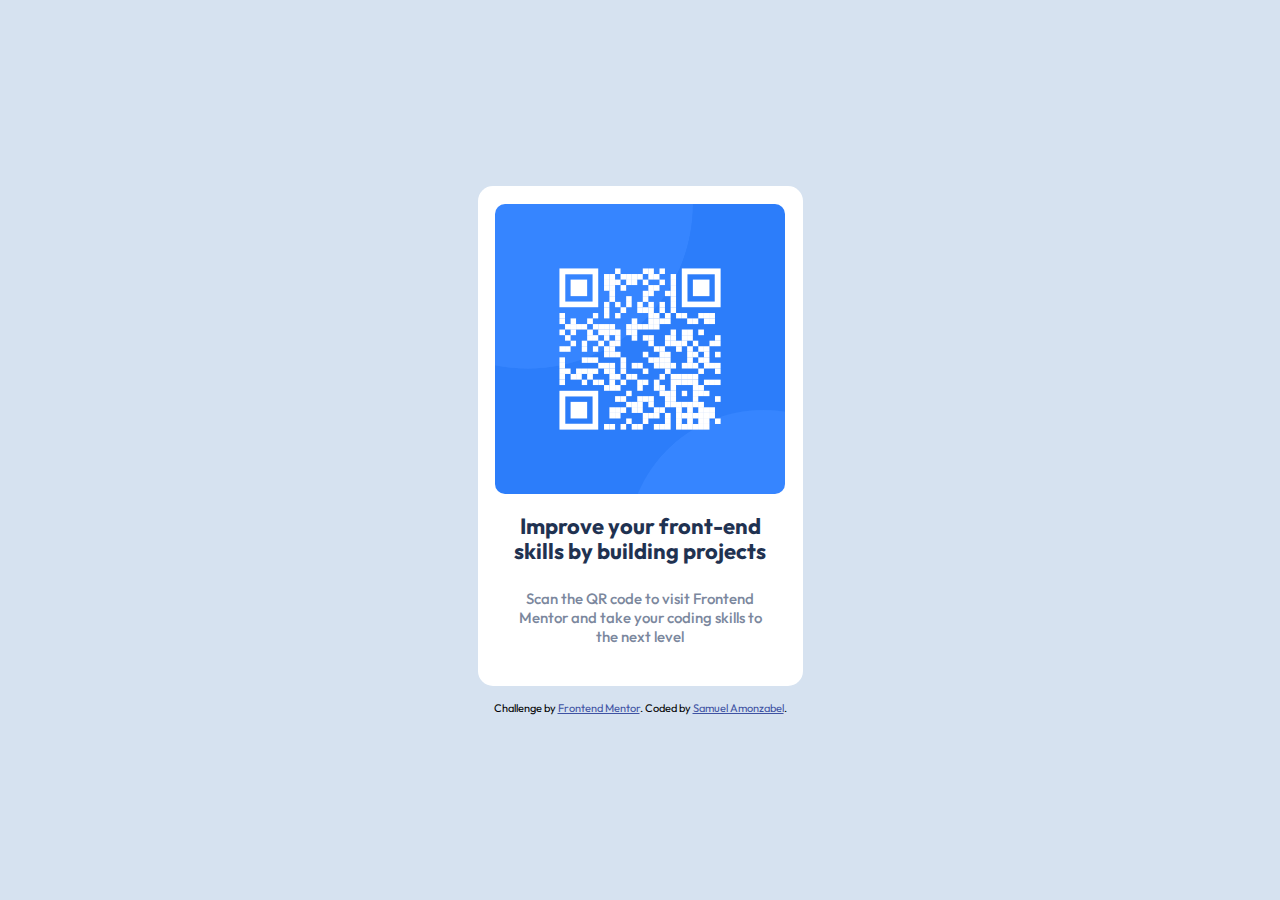
<file: Tarjeta Codigo QR - Reto #2/index.html>
<!DOCTYPE html>
<html lang="en">
<head>
  <meta charset="UTF-8">
  <meta name="viewport" content="width=device-width, initial-scale=1.0">
  <link rel="icon" type="image/png" sizes="32x32" href="./images/favicon-32x32.png">
  <title>Frontend Mentor | QR code component</title>
  <link rel="stylesheet" href="styles.css">
</head>
<body>
<div class="maincontainer">
  <div class="container">
    <div class="container1">
      <img src="images/image-qr-code.png" alt="Codigo QR">
    </div>
  
    <!-- <div class="container2"> -->
      <h1 class="title">Improve your front-end skills by building projects</h1>
      <p class="description">Scan the QR code to visit Frontend Mentor and take your coding skills to the next level</p>
    <!-- </div> -->
  </div>
  <div class="attribution">
    Challenge by <a href="https://www.frontendmentor.io?ref=challenge" target="_blank">Frontend Mentor</a>.
    Coded by <a href="#">Samuel Amonzabel</a>.
  </div>
</div>
</body>
</html>
</file>
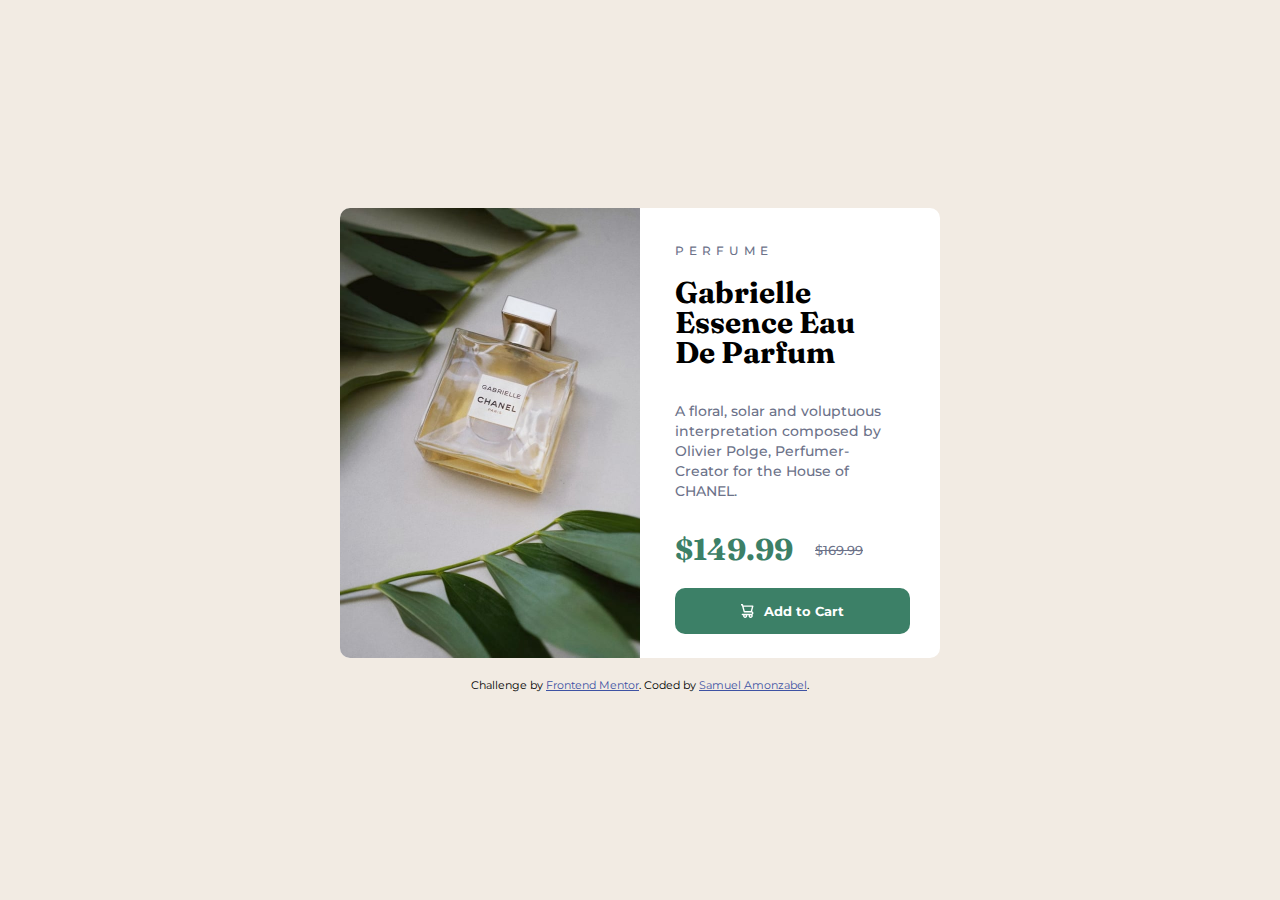
<file: Tarjeta Producto - Reto #1/index.html>
<!DOCTYPE html>
<html lang="en">
<head>
  <meta charset="UTF-8">
  <meta name="viewport" content="width=device-width, initial-scale=1.0"> <!-- displays site properly based on user's device -->
  <link rel="icon" type="image/png" sizes="32x32" href="./images/favicon-32x32.png">
  <title>Frontend Mentor | Product preview card component</title>
  <link rel="stylesheet" href="styles.css">
</head>
<body>
<div class="maincontainer">
  <div class="container">
      <div class="image">
        <img src="images/image-product-desktop.jpg" alt="Perfume">
      </div>
  
      <div class="elements">
        <p class="text-pre">perfume</p>
        <h1 class="title">
          Gabrielle Essence Eau De Parfum
        </h1>
        <p class="text">
          A floral, solar and voluptuous interpretation composed by Olivier Polge,
          Perfumer-Creator for the House of CHANEL.
        </p>
        <div class="price">
          <span class="price1">$149.99</span>
          <span class="price2">$169.99</span>
        </div>
        <button class="button-cart"><img src="images/icon-cart.svg" alt="Carrito de compras"> Add to Cart </button>
      </div>
  </div>
  <div class="attribution">
    Challenge by <a href="https://www.frontendmentor.io?ref=challenge" target="_blank">Frontend Mentor</a>. 
    Coded by <a href="#">Samuel Amonzabel</a>.
  </div>
</div>
</body>
</html>
</file>
<file: Tarjeta Codigo QR - Reto #2/styles.css>
@import url('https://fonts.googleapis.com/css2?family=Outfit:wght@400;700&display=swap');

/* font-family: 'Outfit', sans-serif; */

*{
    margin: 0;
    padding: 0;
    box-sizing: border-box;
}

body{
    background-color: hsl(212, 45%, 89%);
    font-family: 'Outfit', sans-serif;
    font-size: 15px;
}

/*-------------CONTAINER----------*/
.maincontainer{
    width: 100vw;
    height: 100vh;
    display: flex;
    justify-content: center;
    align-items: center;
    flex-direction: column;
    row-gap: 15px;
}

.container{
    width: 325px;
    height: 500px;
    background-color: white;
    display: flex;
    flex-direction: column;
    align-items: center;
    border-radius: 15px;
    -webkit-border-radius: 15px;
    -moz-border-radius: 15px;
    -ms-border-radius: 15px;
    -o-border-radius: 15px;
}

.container1{
    width: 290px;
    height: 290px;
    margin-top: 18px;
    margin-bottom: 20px;
    border-radius: 10px;
    -webkit-border-radius: 10px;
    -moz-border-radius: 10px;
    -ms-border-radius: 10px;
    -o-border-radius: 10px;
}

.container1 img{
    width: 100%;
    border-radius: 10px;
    -webkit-border-radius: 10px;
    -moz-border-radius: 10px;
    -ms-border-radius: 10px;
    -o-border-radius: 10px;
}

.title{
    font-size: 22px;
    font-weight: 700;
    color: hsl(218, 44%, 22%);
    text-align: center;
    line-height: 25px;
    padding: 0 34px 25px;
}

.description{
    font-weight: 500;
    color: hsl(220, 15%, 55%);
    text-align: center;
    padding: 0 30px 25px;

}

/*-------------FOOTER----------*/

.attribution { 
    font-size: 11px; text-align: center;
}

.attribution a { 
    color: hsl(228, 45%, 44%); 
}
</file>
<file: Tarjeta Producto - Reto #1/styles.css>
@import url('https://fonts.googleapis.com/css2?family=Fraunces:opsz,wght@9..144,700&family=Montserrat:wght@500;700&display=swap');


/* font-family: 'Fraunces', serif;
font-family: 'Montserrat', sans-serif; */

*{
    margin: 0;
    padding: 0;
    box-sizing: border-box;
}

body{
    background-color: hsl(30, 38%, 92%);
    font-family: 'Montserrat', sans-serif;
    font-size: 14px;
}
/*-------------CONTAINER----------*/
.maincontainer{
    width: 100vw;
    height: 100vh;
    display: flex;
    align-items: center;
    justify-content: center;
    flex-direction: column;
}

.container{
    width: 600px;
    height: 450px;
    background-color: hsl(0, 0%, 100%);
    display: flex;
    flex-direction: row;
    border-radius: 10px;
    -webkit-border-radius: 10px;
    -moz-border-radius: 10px;
    -ms-border-radius: 10px;
    -o-border-radius: 10px;
}

.image{
    width: 300px;
    border-radius: 10px 0 0 10px;
    -webkit-border-radius: 10px 0 0 10px;
    -moz-border-radius: 10px 0 0 10px;
    -ms-border-radius: 10px 0 0 10px;
    -o-border-radius: 10px 0 0 10px;
}  

.image img{
    width: 100%;
    border-radius: 10px 0 0 10px;
    -webkit-border-radius: 10px 0 0 10px;
    -moz-border-radius: 10px 0 0 10px;
    -ms-border-radius: 10px 0 0 10px;
    -o-border-radius: 10px 0 0 10px;
}

.elements{
    width: 300px;
    border-radius: 0 10px 10px 0;
    -webkit-border-radius: 0 10px 10px 0;
    -moz-border-radius: 0 10px 10px 0;
    -ms-border-radius: 0 10px 10px 0;
    -o-border-radius: 0 10px 10px 0;
}

/*------------Text--------------*/
.text-pre{
    text-transform: uppercase;
    color: hsl(228, 12%, 48%);
    font-size: 12px;
    letter-spacing: 5px;
    padding: 35px 170px 20px 35px;
    font-weight: 500;
}

.title{
    font-size: 30px;
    font-family: 'Fraunces', serif;
    font-weight: 700;
    padding: 0 78px 33px 35px;
    line-height: 30px;
}

.text{
    color: hsl(228, 12%, 48%);
    padding: 0 58px 30px 35px;
    line-height: 20px;
    font-weight: 500;
}

.price{
    display: flex;
    flex-direction: row;
    justify-content: flex-start;
    column-gap: 22px;
}

.price1{
    padding-left: 35px;
    font-family: 'Fraunces', serif;
    font-size: 30px;
    font-weight: 700;
    color: hsl(158, 36%, 37%);
}

.price2{
    color: hsl(228, 12%, 48%);
    font-size: 13px;
    font-weight: 500;
    text-decoration: line-through;
    align-self: center;
}

.button-cart{
    width: 235px;
    height: 46px;
    display: block;
    margin: 20px 35px 25px 35px;
    display: flex;
    justify-content: center;
    align-items: center;
    gap: 10px;
    background-color: hsl(158, 36%, 37%);
    border: none;
    border-radius: 10px;
    -webkit-border-radius: 10px;
    -moz-border-radius: 10px;
    -ms-border-radius: 10px;
    -o-border-radius: 10px;
    color: hsl(0, 0%, 100%);
    font-family: 'Montserrat', sans-serif;
    font-size: 13px;
    font-weight: 700;
}

.button-cart:hover{
    cursor: pointer;
    background-color: hsl(160, 39%, 15%);
}

.button-cart img{
    width: 13px;
    height: 14px;
    font-weight: 700;
}

/*-------------FOOTER----------*/
.attribution { 
    margin-top: 20px;
    font-size: 11px;
    text-align: center;
}
.attribution a { 
    color: hsl(228, 45%, 44%); 
}

/*-------------@MEDIA----------*/
@media screen and (max-width: 375px){
    .container{
        width: 344px;
        height: 612px;
        background-color: hsl(0, 0%, 100%);
        display: flex;
        flex-direction: column;
        border-radius: 10px;
        -webkit-border-radius: 10px;
        -moz-border-radius: 10px;
        -ms-border-radius: 10px;
        -o-border-radius: 10px;
    }

    .image{
        width: 344px;
        height: 241px;
        border-radius: 10px 10px 0 0;
        background-image: url(images/image-product-mobile.jpg);
        background-repeat: no-repeat;
        background-size: 100vw;
        -webkit-border-radius: 10px 10px 0 0;
        -moz-border-radius: 10px 10px 0 0;
        -ms-border-radius: 10px 10px 0 0;
        -o-border-radius: 10px 10px 0 0;
    }
    
    .image img{
        display: none;
    }

    .elements{
        width: 344px;
        height: 371px;
        border-radius: 0 0 10px 10px;
        -webkit-border-radius: 0 0 10px 10px;
        -moz-border-radius: 0 0 10px 10px;
        -ms-border-radius: 0 0 10px 10px;
        -o-border-radius: 0 0 10px 10px;
    }

    .text-pre{
        padding: 25px 230px 15px 25px;
    }

    .title{
        padding: 0 35px 15px 25px;
    }
    .text{
        padding: 0 25px 15px 25px;
        line-height: 25px;
    }

    .price1{
        padding-left: 25px;
    }

    .button-cart{
        width: 295px;
        margin: 20px 25px 30px;
    }
}
</file>
